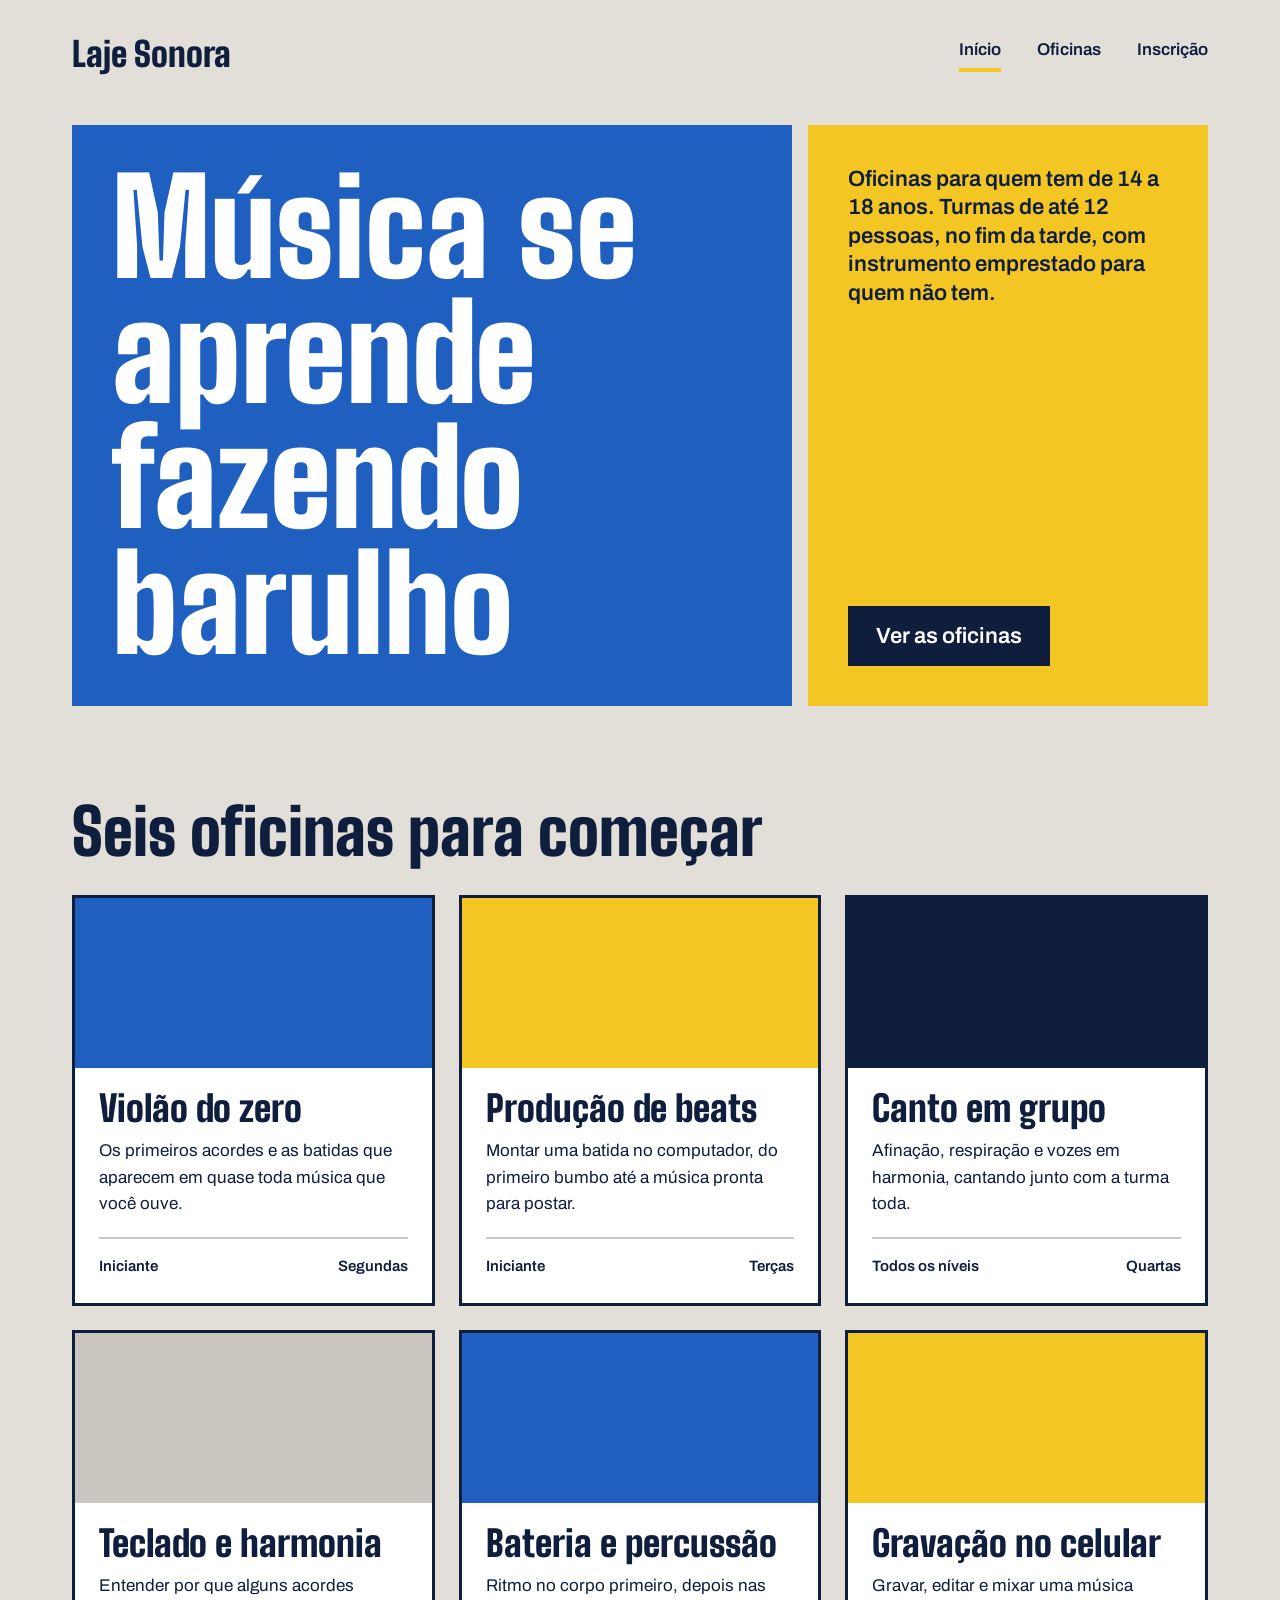
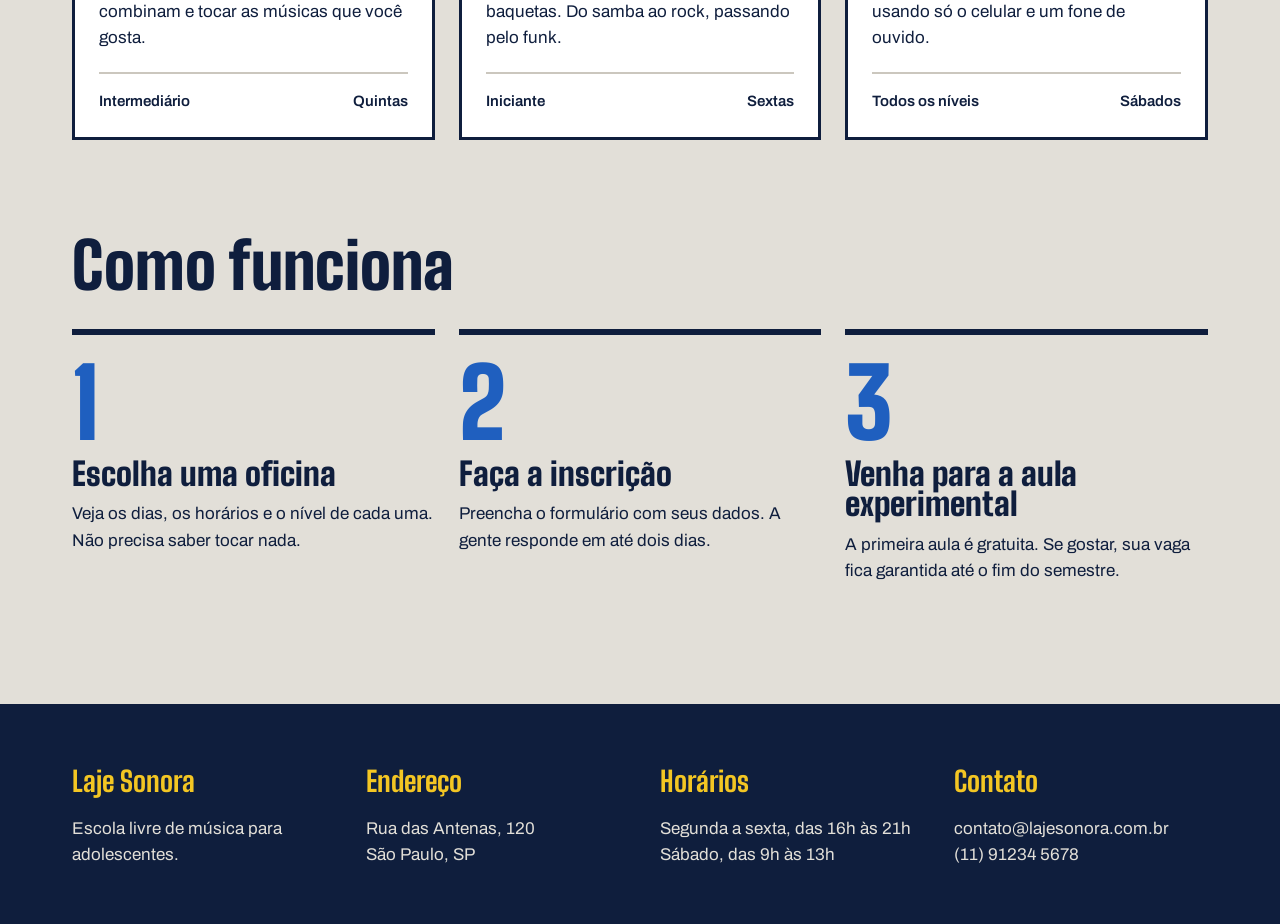
<file: index.html>
<!DOCTYPE html>
<html lang="pt-BR">
<head>
    <meta charset="UTF-8">
    <meta name="viewport" content="width=device-width, initial-scale=1.0">
    <link rel="stylesheet" href="index.css">
    <title>Laje Sonora | início</title>
    <link rel="preconnect" href="https://fonts.googleapis.com">
<link rel="preconnect" href="https://fonts.gstatic.com" crossorigin>
<link href="https://fonts.googleapis.com/css2?family=Archivo:ital,wght@0,100..900;1,100..900&family=Big+Shoulders:opsz,wght@10..72,100..900&display=swap" rel="stylesheet">
</head>
<body>
    <header class="conteudo topo">
        <a href="index.html" class="logo">Laje Sonora</a>
        <nav class="menu">
            <a class="atual" href="index.html">Início</a>
            <a href="oficinas.html">Oficinas</a>
            <a href="inscricao.html">Inscrição</a>
        </nav>
    </header>

    <main>
        <section class="conteudo cartazes">
            <div class="cartaz cartaz-principal">
                <h1>Música se aprende fazendo barulho</h1>
            </div>
            <div class="cartaz cartaz-lateral">
                <p>Oficinas para quem tem de 14 a 18 anos. Turmas de até 12 pessoas, no fim da tarde, com instrumento emprestado para quem não tem.</p>
                <a href="oficinas.html" class="botao">
                    <p>Ver as oficinas</p>
                </a>
            </div>
        </section>
        <section class="conteudo secao">
            <h2 class="titulo-secao">Seis oficinas para começar</h2>
            <div class="cards">
                <article class="card">
                    <div class="foto foto-azul"></div>
                    <div class="card-texto">
                        <h3>Violão do zero</h3>
                        <p>Os primeiros acordes e as batidas que aparecem em quase toda música que você ouve.</p>
                        <div class="card-info">
                            <span>Iniciante</span>
                            <span>Segundas</span>
                        </div>
                    </div>
                </article>
                <article class="card">
                    <div class="foto foto-amarela"></div>
                    <div class="card-texto">
                        <h3>Produção de beats</h3>
                        <p>Montar uma batida no computador, do primeiro bumbo até a música pronta para postar.</p>
                        <div class="card-info">
                            <span>Iniciante</span>
                            <span>Terças</span>
                        </div>
                        
                    </div>
                </article>
                <article class="card">
                    <div class="foto foto-tinta"></div>
                    <div class="card-texto">
                        <h3>Canto em grupo</h3>
                        <p>Afinação, respiração e vozes em harmonia, cantando junto com a turma toda.</p>
                        <div class="card-info">
                            <span>Todos os níveis</span>
                            <span>Quartas</span>
                        </div>
                        
                    </div>
                </article>
                <article class="card">
                    <div class="foto"></div>
                    <div class="card-texto">
                        <h3>Teclado e harmonia</h3>
                        <p>Entender por que alguns acordes combinam e tocar as músicas que você gosta.</p>
                        <div class="card-info">
                            <span>Intermediário</span>
                            <span>Quintas</span>
                        </div>
                        
                    </div>
                </article>
                <article class="card">
                    <div class="foto foto-azul"></div>
                    <div class="card-texto">
                        <h3>Bateria e percussão</h3>
                        <p>Ritmo no corpo primeiro, depois nas baquetas. Do samba ao rock, passando pelo funk.</p>
                        <div class="card-info">
                            <span>Iniciante</span>
                            <span>Sextas</span>
                        </div>
                        
                    </div>
                </article>
                <article class="card">
                    <div class="foto foto-amarela"></div>
                    <div class="card-texto">
                        <h3>Gravação no celular</h3>
                        <p>Gravar, editar e mixar uma música usando só o celular e um fone de ouvido.</p>
                        <div class="card-info">
                            <span>Todos os níveis</span>
                            <span>Sábados</span>
                        </div>
                        
                    </div>
                </article>
            </div>
        </section>
        <section class="conteudo secao">
            <h2 class="titulo-secao">Como funciona</h2>
            <div class="passos">
                <div class="passo">
                    <p class="passo-numero">1</p>
                    <h3>Escolha uma oficina</h3>
                    <p>Veja os dias, os horários e o nível de cada uma. Não precisa saber tocar nada.</p>
                </div>
                <div class="passo">
                    <p class="passo-numero">2</p>
                    <h3>Faça a inscrição</h3>
                    <p>Preencha o formulário com seus dados. A gente responde em até dois dias.</p>
                </div>
                <div class="passo">
                    <p class="passo-numero">3</p>
                    <h3>Venha para a aula experimental</h3>
                    <p>A primeira aula é gratuita. Se gostar, sua vaga fica garantida até o fim do semestre.</p>
                </div>
            </div>
        </section>
    </main>
    <footer class="rodape">
        <div class="conteudo rodape-colunas">
            <div class="rodape-coluna">
                <h4>Laje Sonora</h4>
                <p>Escola livre de música para adolescentes.</p>
            </div>
            <div class="rodape-coluna">
                <h4>Endereço</h4>
                <p>Rua das Antenas, 120 <br>São Paulo, SP</p>
            </div>
            <div class="rodape-coluna">
                <h4>Horários</h4>
                <p>Segunda a sexta, das 16h às 21h <br>Sábado, das 9h às 13h</p>
            </div>
            <div class="rodape-coluna">
                <h4>Contato</h4>
                <p>contato@lajesonora.com.br <br>(11) 91234 5678</p>
            </div>
        </div>
    </footer>
</body>
</html>
</file>
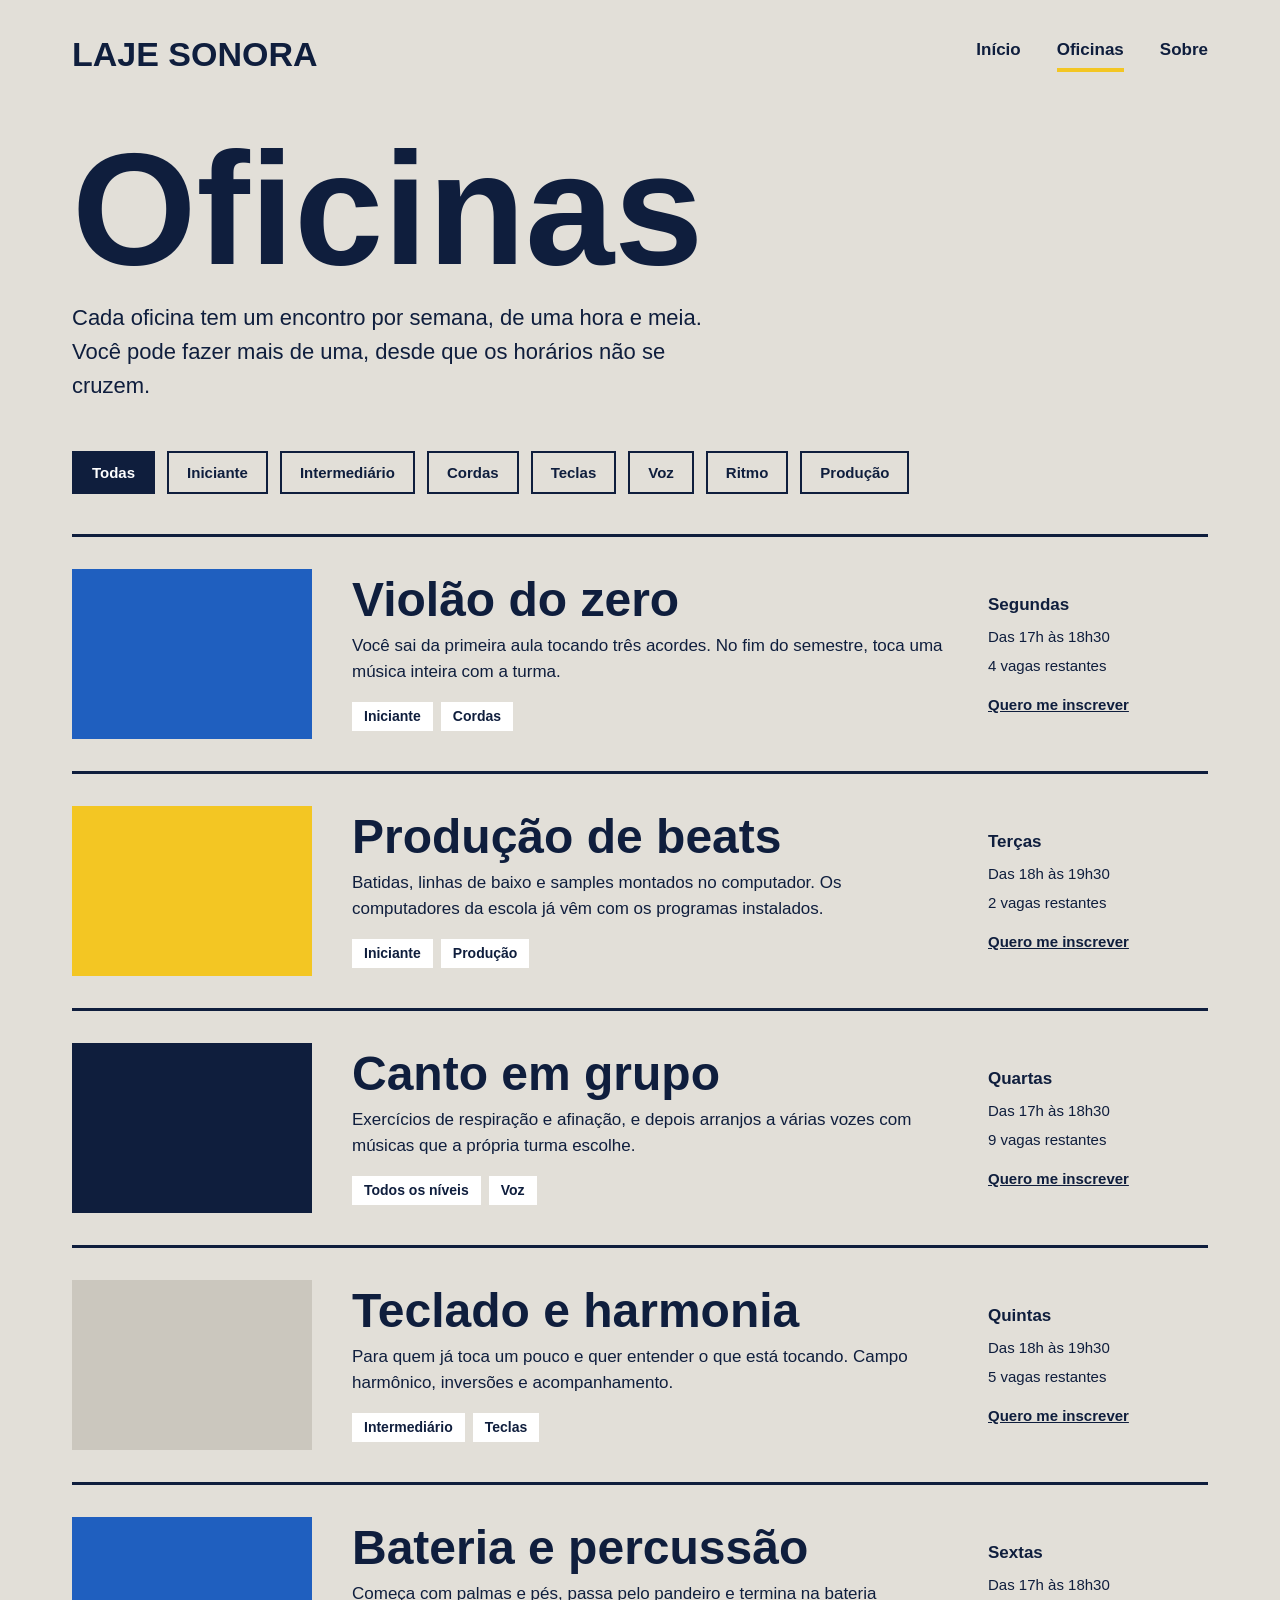
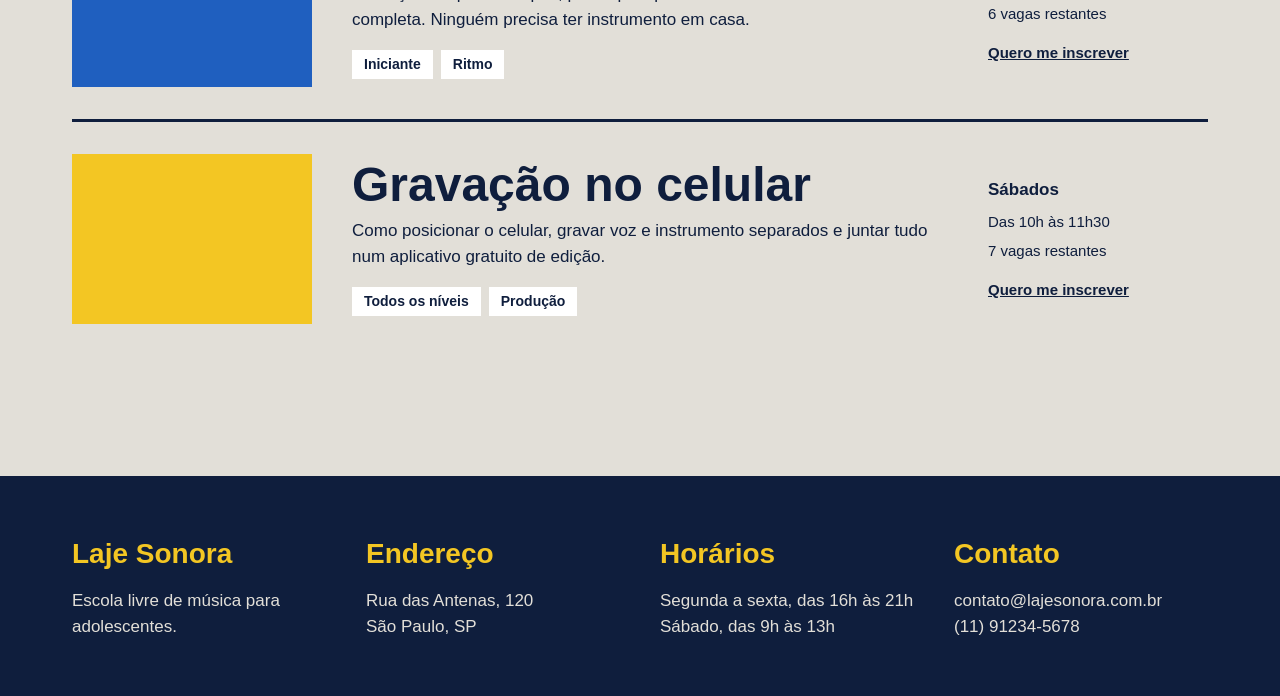
<file: oficinas.html>
<!DOCTYPE html>
<html lang="pt-br">
<head>
    <meta charset="UTF-8">
    <meta name="viewport" content="width=device-width, initial-scale=1.0">
    <title>Laje Sonora | Oficinas</title>

    <link rel="stylesheet" href="oficinas.css">
</head>
<body>

    <header class="topo conteudo">
        <a href="index.html" class="logo">LAJE SONORA</a>

        <nav class="menu">
            <a href="index.html">Início</a>
            <a href="oficinas.html" class="atual">Oficinas</a>
            <a href="sobre.html">Sobre</a>
        </nav>
    </header>

    <main class="conteudo">

        <h1 class="titulo-pagina">Oficinas</h1>

        <p class="subtitulo-pagina">
            Cada oficina tem um encontro por semana, de uma hora e meia. Você pode fazer mais de uma, desde que os horários não se cruzem.
        </p>

        <div class="filtros">
            <span class="filtro ativo">Todas</span>
            <span class="filtro">Iniciante</span>
            <span class="filtro">Intermediário</span>
            <span class="filtro">Cordas</span>
            <span class="filtro">Teclas</span>
            <span class="filtro">Voz</span>
            <span class="filtro">Ritmo</span>
            <span class="filtro">Produção</span>
        </div>

        <div class="lista">

            <article class="oficina">
                <div class="foto foto-azul"></div>

                <div class="oficina-texto">
                    <h2>Violão do zero</h2>
                    <p>Você sai da primeira aula tocando três acordes. No fim do semestre, toca uma música inteira com a turma.</p>

                    <div class="etiquetas">
                        <span class="etiqueta">Iniciante</span>
                        <span class="etiqueta">Cordas</span>
                    </div>
                </div>

                <div class="oficina-detalhes">
                    <strong>Segundas</strong>
                    <span>Das 17h às 18h30</span>
                    <span>4 vagas restantes</span>
                    <a href="inscricao.html">Quero me inscrever</a>
                </div>
            </article>

            <article class="oficina">
                <div class="foto foto-amarela"></div>

                <div class="oficina-texto">
                    <h2>Produção de beats</h2>
                    <p>Batidas, linhas de baixo e samples montados no computador. Os computadores da escola já vêm com os programas instalados.</p>

                    <div class="etiquetas">
                        <span class="etiqueta">Iniciante</span>
                        <span class="etiqueta">Produção</span>
                    </div>
                </div>

                <div class="oficina-detalhes">
                    <strong>Terças</strong>
                    <span>Das 18h às 19h30</span>
                    <span>2 vagas restantes</span>
                    <a href="inscricao.html">Quero me inscrever</a>
                </div>
            </article>

            <article class="oficina">
                <div class="foto foto-tinta"></div>

                <div class="oficina-texto">
                    <h2>Canto em grupo</h2>
                    <p>Exercícios de respiração e afinação, e depois arranjos a várias vozes com músicas que a própria turma escolhe.</p>

                    <div class="etiquetas">
                        <span class="etiqueta">Todos os níveis</span>
                        <span class="etiqueta">Voz</span>
                    </div>
                </div>

                <div class="oficina-detalhes">
                    <strong>Quartas</strong>
                    <span>Das 17h às 18h30</span>
                    <span>9 vagas restantes</span>
                    <a href="inscricao.html">Quero me inscrever</a>
                </div>
            </article>

            <article class="oficina">
                <div class="foto"></div>

                <div class="oficina-texto">
                    <h2>Teclado e harmonia</h2>
                    <p>Para quem já toca um pouco e quer entender o que está tocando. Campo harmônico, inversões e acompanhamento.</p>

                    <div class="etiquetas">
                        <span class="etiqueta">Intermediário</span>
                        <span class="etiqueta">Teclas</span>
                    </div>
                </div>

                <div class="oficina-detalhes">
                    <strong>Quintas</strong>
                    <span>Das 18h às 19h30</span>
                    <span>5 vagas restantes</span>
                    <a href="inscricao.html">Quero me inscrever</a>
                </div>
            </article>

            <article class="oficina">
                <div class="foto foto-azul"></div>

                <div class="oficina-texto">
                    <h2>Bateria e percussão</h2>
                    <p>Começa com palmas e pés, passa pelo pandeiro e termina na bateria completa. Ninguém precisa ter instrumento em casa.</p>

                    <div class="etiquetas">
                        <span class="etiqueta">Iniciante</span>
                        <span class="etiqueta">Ritmo</span>
                    </div>
                </div>

                <div class="oficina-detalhes">
                    <strong>Sextas</strong>
                    <span>Das 17h às 18h30</span>
                    <span>6 vagas restantes</span>
                    <a href="inscricao.html">Quero me inscrever</a>
                </div>
            </article>

            <article class="oficina">
                <div class="foto foto-amarela"></div>

                <div class="oficina-texto">
                    <h2>Gravação no celular</h2>
                    <p>Como posicionar o celular, gravar voz e instrumento separados e juntar tudo num aplicativo gratuito de edição.</p>

                    <div class="etiquetas">
                        <span class="etiqueta">Todos os níveis</span>
                        <span class="etiqueta">Produção</span>
                    </div>
                </div>

                <div class="oficina-detalhes">
                    <strong>Sábados</strong>
                    <span>Das 10h às 11h30</span>
                    <span>7 vagas restantes</span>
                    <a href="inscricao.html">Quero me inscrever</a>
                </div>
            </article>

        </div>
    </main>

    
<footer class="rodape">
    <div class="conteudo rodape-colunas">

        <div class="rodape-coluna">
            <h4>Laje Sonora</h4>
            <p>Escola livre de música para adolescentes.</p>
        </div>

        <div class="rodape-coluna">
            <h4>Endereço</h4>
            <p>Rua das Antenas, 120</p>
            <p>São Paulo, SP</p>
        </div>

        <div class="rodape-coluna">
            <h4>Horários</h4>
            <p>Segunda a sexta, das 16h às 21h</p>
            <p>Sábado, das 9h às 13h</p>
        </div>

        <div class="rodape-coluna">
            <h4>Contato</h4>
            <p>contato@lajesonora.com.br</p>
            <p>(11) 91234-5678</p>
        </div>

    </div>
</footer>


</body>
</html>
</file>
<file: index.css>
* {
    margin: 0;
    padding: 0;
    box-sizing: border-box;
}
:root{
    --concreto :#E2DFD8;
    --concreto-escuro :#CBC7BE;
    --tinta :#0F1E3D;
    --caixa-dagua :#1F5FBF;
    --fita :#F3C623;
    --branco :#FFFFFF;
    --fonte-cartaz :"Big Shoulders", "Arial Narrow", sans-serif;
    --fonte-texto :"Archivo", Arial, sans-serif;
}
body{
    background-color: var(--concreto);
    color: var(--tinta);
    font-family: var(--fonte-texto);
    font-size: 17px;
    line-height: 1.55;
}
a{
    color:inherit;
}
h1, h2, h3{
    font-family: var(--fonte-cartaz);
    font-weight: 900;
    line-height: 0.95;
}
.conteudo{
    max-width: 1200px;
    margin-inline: auto;
    padding-inline: 32px;
}
.topo{
    padding-block: 28px;
    display: flex;
    justify-content: space-between;
    align-items: center;
}
.logo{
    font-family: var(--fonte-cartaz);
    font-size: 34px;
    font-weight: 900;
    text-decoration: none;
}
.menu {
    display: flex;
    gap: 36px;
}

.menu a {
    font-weight: 600;
    text-decoration: none;
    padding-bottom: 4px;
    border-bottom: 4px solid transparent;
}

.menu a:hover {
    border-bottom-color: var(--tinta);
}

.menu a.atual {
    border-bottom-color: var(--fita);
}

.cartazes{
    margin-top: 16px;
    display: flex;
    gap: 16px;
}

.cartaz{
    padding: 40px;
}

.cartaz-principal{
background-color: var(--caixa-dagua);
color: var(--branco);
flex: 2;
}

.cartaz-principal h1{
    font-size: 132px;
    max-width: 9ch;
}

.cartaz-lateral {
    background-color: var(--fita);
    flex: 1;
    display: flex;
    flex-direction: column;
    justify-content: space-between;
    gap: 32px;
    align-items: flex-start;
}

.cartaz-lateral p {
    font-size: 22px;
    font-weight: 600;
    line-height: 1.3;
}

.botao {
    background-color: var(--tinta);
    color: var(--branco);
    font-weight: 700;
    text-decoration: none;
    padding: 16px 28px;
    border: none;
    font-family: var(--fonte-texto);
    font-size: 17px;
    cursor: pointer;
}

.botao:hover {
    background-color: var(--caixa-dagua);
}

/* SEÇÕES */
.secao {
    margin-top: 96px;
}

.titulo-secao {
    font-size: 64px;
    margin-bottom: 32px;
}


.cards {
    display: flex;
    flex-wrap: wrap;
    gap: 24px;
}

.card {
    background-color: var(--branco);
    border: 3px solid var(--tinta);
    flex: 1 1 340px;
}

.card .foto {
    height: 170px;
}

.foto {
    background-color: var(--concreto-escuro);
}

.foto-azul {
    background-color: var(--caixa-dagua);
}

.foto-amarela {
    background-color: var(--fita);
}

.foto-tinta {
    background-color: var(--tinta);
}

.card-texto {
    padding: 24px;
}

.card h3 {
    font-size: 36px;
    margin-bottom: 12px;
}

.card-info {
    display: flex;
    justify-content: space-between;
    align-items: center;
    width: 100%;
    margin-top: 20px;
    padding-top: 16px;
    border-top: 2px solid var(--concreto-escuro);
    font-weight: 600;
    font-size: 15px;
}

.passos {
    display: flex;
    gap: 24px;
}
.passo {
    border-top: 6px solid var(--tinta);
    padding-top: 20px;
    flex: 1;
}
.passo-numero {
    font-family: var(--fonte-cartaz);
    font-size: 96px;
    font-weight: 900;
    line-height: 1;
    color: var(--caixa-dagua);
}
.passo h3 {
    font-size: 32px;
    margin-block: 8px 12px;
}

.rodape {
    margin-top: 120px;
    background-color: var(--tinta);
    color: var(--concreto);
    padding-block: 56px;
}

.rodape-colunas {
    display: flex;
    gap: 40px;
}

.rodape-coluna {
    flex: 1;
}

.rodape h4 {
    font-family: var(--fonte-cartaz);
    font-size: 28px;
    color: var(--fita);
    margin-bottom: 12px;
}
</file>
<file: oficinas.css>
* {
    margin: 0;
    padding: 0;
    box-sizing: border-box;
}


:root {
    --concreto: #E2DFD8;
    --concreto-escuro: #CBC7BE;
    --tinta: #0F1E3D;
    --caixa-dagua: #1F5FBF;
    --fita: #F3C623;
    --branco: #FFFFFF;

    --fonte-cartaz: "Big Shoulders", "Arial Narrow", sans-serif;
    --fonte-texto: "Archivo", Arial, sans-serif;
}


body {
    background-color: var(--concreto);
    color: var(--tinta);
    font-family: var(--fonte-texto);
    font-size: 17px;
    line-height: 1.55;
}

a {
    color: inherit;
}

h1, h2, h3 {
    font-family: var(--fonte-cartaz);
    font-weight: 900;
    line-height: 0.95;
}

.conteudo {
    max-width: 1200px;
    margin-inline: auto;
    padding-inline: 32px;
}


.topo {
    padding-block: 28px;
    display: flex;
    justify-content: space-between;
    align-items: center;
}

.logo {
    font-family: var(--fonte-cartaz);
    font-size: 34px;
    font-weight: 900;
    text-decoration: none;
}

.menu {
    display: flex;
    gap: 36px;
}

.menu a {
    font-weight: 600;
    text-decoration: none;
    padding-bottom: 4px;
    border-bottom: 4px solid transparent;
}

.menu a:hover {
    border-bottom-color: var(--tinta);
}

.menu a.atual {
    border-bottom-color: var(--fita);
}


.rodape {
    width: 100%;
    max-width: none;
    margin-top: 120px;
    background-color: var(--tinta);
    color: var(--concreto);
    padding-block: 56px;
}

.rodape-colunas {
    display: flex;
    gap: 40px;
}

.rodape-coluna {
    flex: 1;
}

.rodape h4 {
    font-family: var(--fonte-cartaz);
    font-size: 28px;
    color: var(--fita);
    margin-bottom: 12px;
}


.foto {
    background-color: var(--concreto-escuro);
}

.foto-azul {
    background-color: var(--caixa-dagua);
}

.foto-amarela {
    background-color: var(--fita);
}

.foto-tinta {
    background-color: var(--tinta);
}


.titulo-pagina {
    font-size: 160px;
    margin-top: 24px;
}


.subtitulo-pagina {
    font-size: 22px;
    max-width: 640px;
    margin-top: 16px;
}


.filtros {
    margin-top: 48px;
    display: flex;
    flex-wrap: wrap;
    gap: 12px;
}

.filtro {
    border: 2px solid var(--tinta);
    padding: 8px 18px;
    font-weight: 600;
    font-size: 15px;
}

.filtro.ativo {
    background-color: var(--tinta);
    color: var(--branco);
}


.lista {
    margin-top: 40px;
}


.oficina {
    padding-block: 32px;
    border-top: 3px solid var(--tinta);
    display: flex;
    align-items: center;
    gap: 40px;
}


.oficina .foto {
    width: 240px;
    height: 170px;
    flex-shrink: 0;
}


.oficina-texto {
    flex: 1;
}

.oficina h2 {
    font-size: 48px;
    margin-bottom: 10px;
}


.etiquetas {
    margin-top: 16px;
    display: flex;
    gap: 8px;
}

.etiqueta {
    background-color: var(--branco);
    padding: 4px 12px;
    font-size: 14px;
    font-weight: 600;
}


.oficina-detalhes {
    width: 220px;
    font-size: 15px;
    display: flex;
    flex-direction: column;
    gap: 6px;
}

.oficina-detalhes strong {
    font-size: 17px;
}

.oficina-detalhes a {
    margin-top: 10px;
    font-weight: 700;
}
html, body {
    width: 100%;
    margin: 0;
}

footer.rodape {
    display: block;
    width: 100vw;
    max-width: none;
    margin-left: calc(50% - 50vw);
    margin-right: calc(50% - 50vw);
    background-color: var(--tinta);
    box-sizing: border-box;
}
</file>
